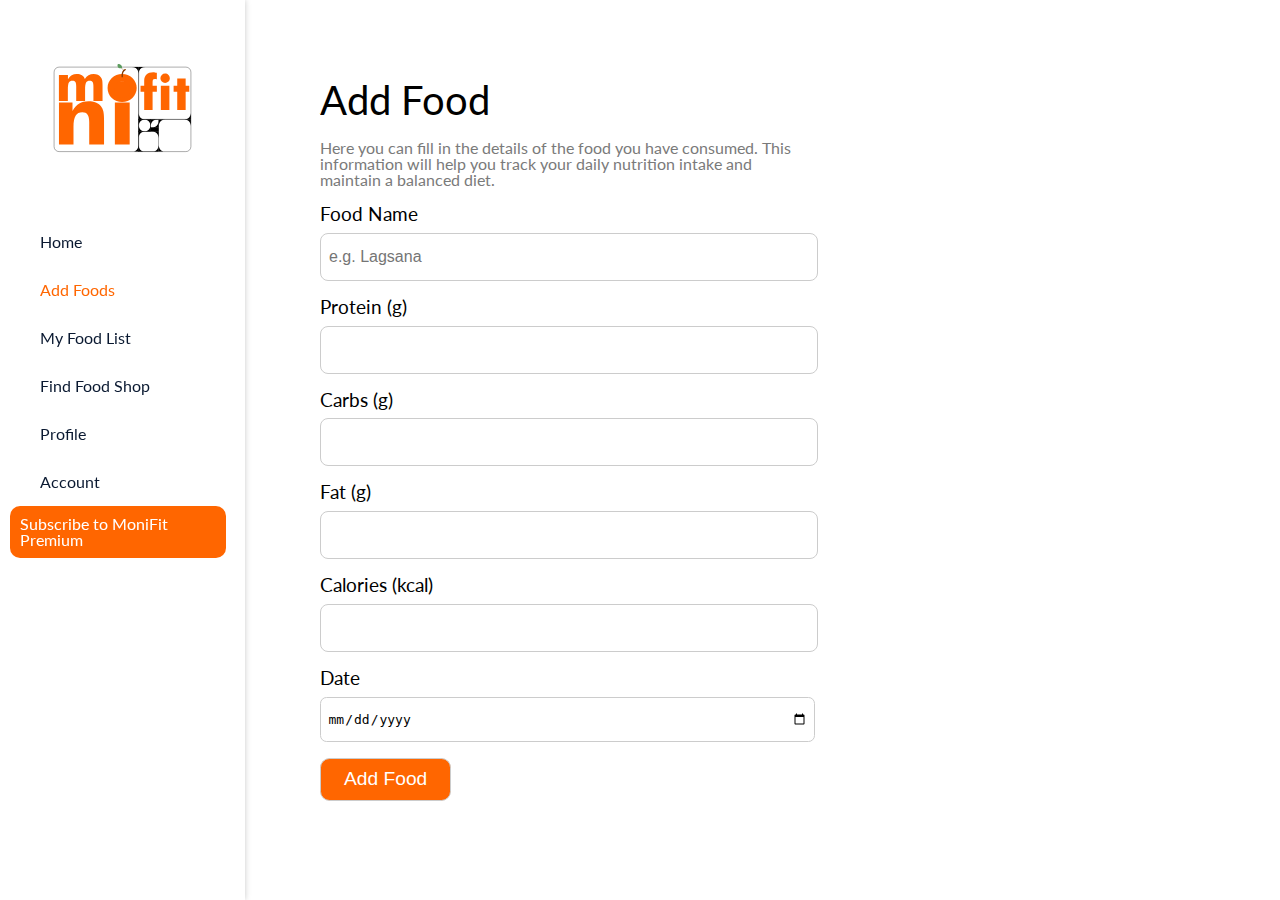
<file: addFood.html>
<!DOCTYPE html>
<html lang="en">
<head>
    <meta charset="UTF-8">
    <meta name="viewport" content="width=device-width, initial-scale=1.0">
    <meta name="description" content="Track your daily nutrition intake">
    <meta name="keywords" content="Calorie Tracker, Food Nutrition">
    <!-- ICON -->
    <link rel="stylesheet" href="https://unicons.iconscout.com/release/v4.0.0/css/line.css" />
    <!-- FONT-->
    <link rel="preconnect" href="https://fonts.googleapis.com" />
    <link rel="preconnect" href="https://fonts.gstatic.com" crossorigin />
    <link href="https://fonts.googleapis.com/css2?family=Lato:wght@300;400&display=swap" rel="stylesheet" />
    
    <title>MoniFit - Add Food</title>
    <link rel="stylesheet" href="src/css/addFood.css">
    <link rel="stylesheet" href="src/css/sidebar.css">
    <link rel="icon" href="favicon.ico" type="image/x-icon">
</head>
<body>
  <main>
    <div id="the-monifit-sidebar"></div>
    <div class="container">
      <div class="add-food-form">
        <h1>Add Food</h1>
        <p>Here you can fill in the details of the food you have consumed. This information will help you track your daily nutrition intake and maintain a balanced diet.</p>
        <form action="" method="POST">
          <div class="input-group">
            <label for="foodName">Food Name</label>
            <input type="text" name="foodName" id="foodName" placeholder="e.g. Lagsana" required>
          </div>
          <div class="input-group">
            <label for="protein">Protein (g)</label>
            <input type="number" name="protein" id="protein" required>
          </div>
          <div class="input-group">
            <label for="carbs">Carbs (g)</label>
            <input type="number" name="carbs" id="carbs" required>
          </div>
          <div class="input-group">
            <label for="fat">Fat (g)</label>
            <input type="number" name="fat" id="fat" required>
          </div>
          <div class="input-group">
            <label for="calories">Calories (kcal)</label>
            <input type="number" name="calories" id="calories" required>
          </div>
          <div class="input-group">
            <label for="date">Date</label>
            <input type="date" name="date" id="date" required>
          </div>
          <button type="submit" class="btn">Add Food</button>
        </form>
      </div>
    </div>
  </main>
  <script src="src/js/script.js"></script>
  <script src="src/js/addFood.js"></script>
</body>
</html>
</file>
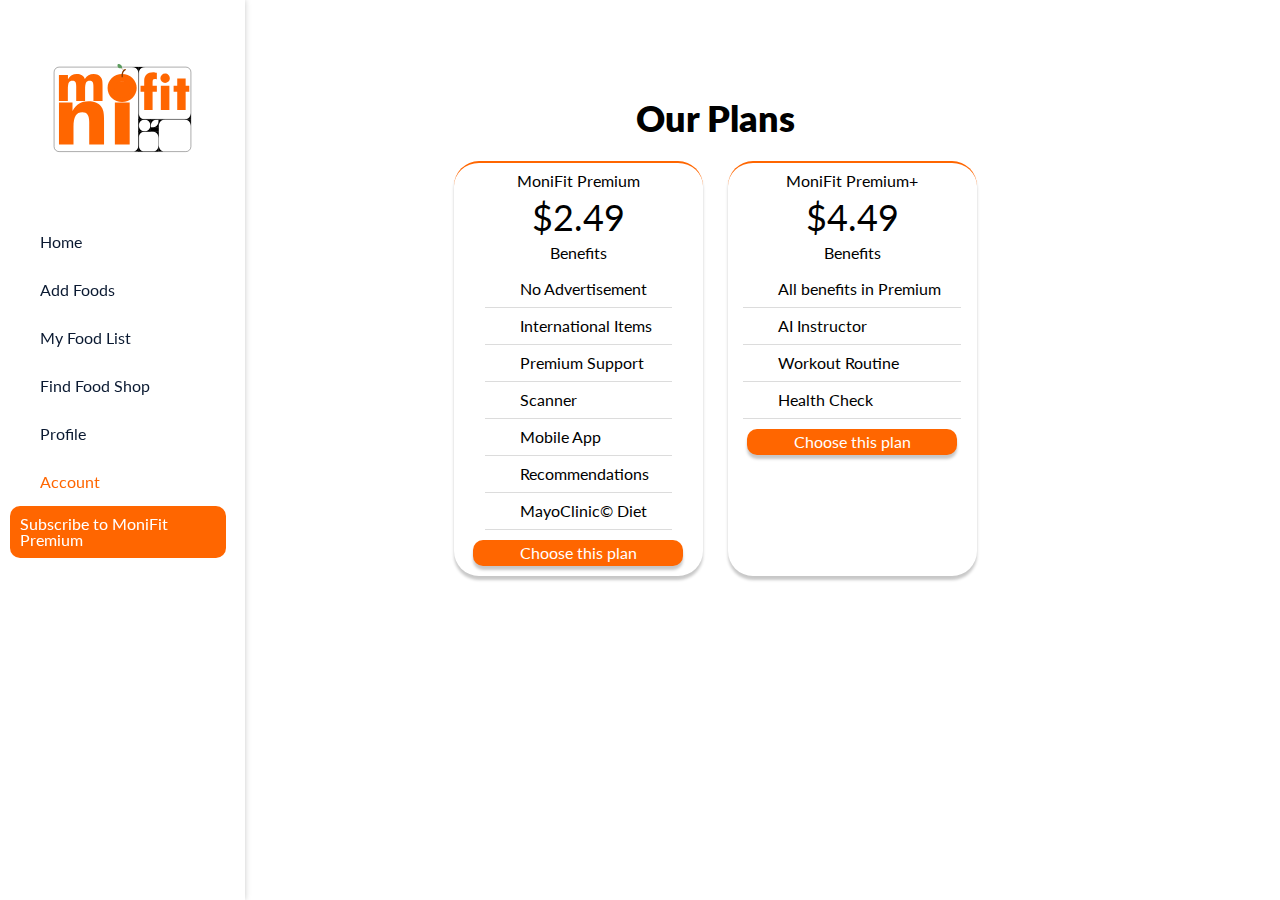
<file: subscribe.html>
<!DOCTYPE html>
<html lang="en">
<head>
    <meta charset="UTF-8">
    <meta name="viewport" content="width=device-width, initial-scale=1.0">
    <meta name="description" content="Track your daily nutrition intake">
    <meta name="keywords" content="Calorie Tracker, Food Nutrition">
    <!-- ICON -->
    <link rel="stylesheet" href="https://unicons.iconscout.com/release/v4.0.0/css/line.css" />
    <!-- FONT-->
    <link rel="preconnect" href="https://fonts.googleapis.com" />
    <link rel="preconnect" href="https://fonts.gstatic.com" crossorigin />
    <link href="https://fonts.googleapis.com/css2?family=Lato:wght@300;400&display=swap" rel="stylesheet" />

    <title>MoniFit - Subscribe</title>
    <link rel="stylesheet" href="src/css/style.css">
    <link rel="stylesheet" href="src/css/sidebar.css">
    <link rel="stylesheet" href="src/css/subscribe.css">
    <link rel="icon" href="favicon.ico" type="image/x-icon">
</head>
<body>
  <main>
    <div id="the-monifit-sidebar"></div>
    <script src="src/js/script.js"></script>
    <div class="main-content">
      <h1>Our Plans</h1>
      <div class="plans">

        <div class="plan-card">
          <span class="title">MoniFit Premium</span>
          <span class="pricing">$2.49</span> 
          <span class="title">Benefits</span>
          <div class="benefits">
            <div class="benefit-bar">
              <i class="uil uil-check"></i>
              <span class="benefit">No Advertisement</span>
            </div>

            <div class="benefit-bar">
              <i class="uil uil-check"></i>
              <span class="benefit">International Items</span>
            </div>

            <div class="benefit-bar">
              <i class="uil uil-check"></i>
              <span class="benefit">Premium Support</span>
            </div>

            <div class="benefit-bar">
              <i class="uil uil-check"></i>
              <span class="benefit">Scanner</span>
            </div>

            <div class="benefit-bar">
              <i class="uil uil-check"></i>
              <span class="benefit">Mobile App</span>
            </div>

            <div class="benefit-bar">
              <i class="uil uil-check"></i>
              <span class="benefit">Recommendations</span>
            </div>

            <div class="benefit-bar">
              <i class="uil uil-check"></i>
              <span class="benefit">MayoClinic&copy; Diet</span>
            </div>
          </div>

          <div class="button">
            <span class="label">Choose this plan</span>
            <i class="uil uil-arrow-right"></i>
          </div>
        </div>

        <div class="plan-card">
          <span class="title">MoniFit Premium+</span>
          <span class="pricing">$4.49</span>
          <span class="title">Benefits</span>
          <div class="benefits">
            <div class="benefit-bar">
              <i class="uil uil-check"></i>
              <span class="benefit">All benefits in Premium</span>
            </div>
            <div class="benefit-bar">
              <i class="uil uil-check"></i>
              <span class="benefit">AI Instructor</span>
            </div>
            <div class="benefit-bar">
              <i class="uil uil-check"></i>
              <span class="benefit">Workout Routine</span>
            </div>
            <div class="benefit-bar">
              <i class="uil uil-check"></i>
              <span class="benefit">Health Check</span>
            </div>
          </div>
          <div class="button">
            <span class="label">Choose this plan</span>
            <i class="uil uil-arrow-right"></i>
          </div>
        </div>
        

      </div>
    </div>
  </main>
</body>
</html>
</file>
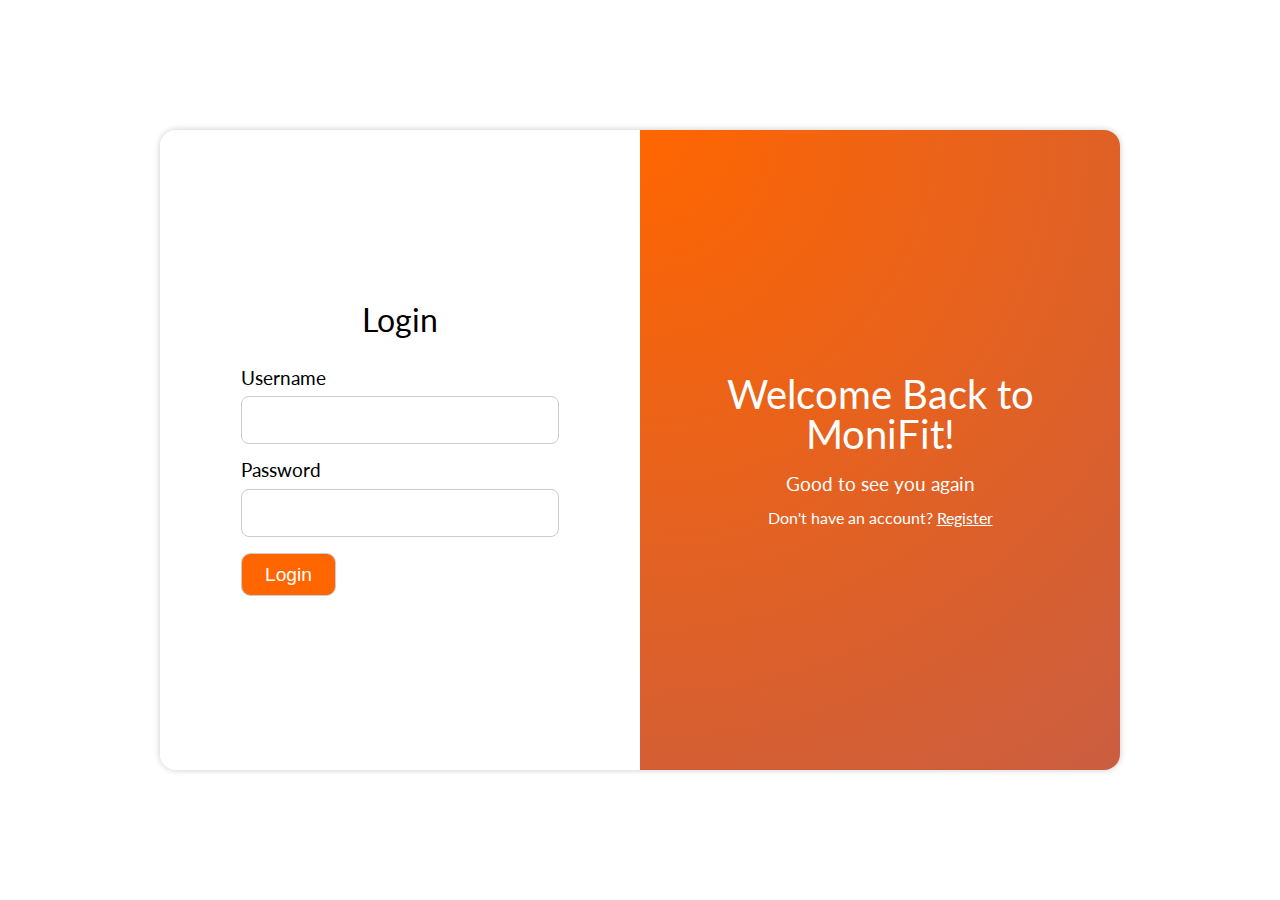
<file: auth/login.html>
<!DOCTYPE html>
<html lang="en">
<head>
    <meta charset="UTF-8">
    <meta name="viewport" content="width=device-width, initial-scale=1.0">
    <meta name="description" content="Track your daily nutrition intake">
    <meta name="keywords" content="Calorie Tracker, Food Nutrition">
    <!-- ICON -->
    <link rel="stylesheet" href="https://unicons.iconscout.com/release/v4.0.0/css/line.css" />
    <!-- FONT-->
    <link rel="preconnect" href="https://fonts.googleapis.com" />
    <link rel="preconnect" href="https://fonts.gstatic.com" crossorigin />
    <link href="https://fonts.googleapis.com/css2?family=Lato:wght@300;400&display=swap" rel="stylesheet" />
    
    <title>MoniFit - Login</title>
    <link rel="stylesheet" href="../src/css/login.css">
    <link rel="icon" href="favicon.ico" type="image/x-icon">
</head>
<body>
    <main>
        <div class="login-container">
            <div class="login-form">
                <h1>Login</h1>
                <form action="../index.html" method="GET">
                    <div class="input-group">
                        <label for="username">Username</label>
                        <input type="username" name="username" id="username" required>
                    </div>
                    <div class="input-group">
                        <label for="password">Password</label>
                        <input type="password" name="password" id="password" required>
                    </div>
                    <p>Don't have an account? <a href="register.html">Register</a></p>
                    <button type="submit" class="btn">Login</button>
                </form>
            </div>
            <div class="welcome-text">
                <h1>Welcome Back to MoniFit!</h1>
                <p>Good to see you again</p>
                <p>Don't have an account? <a href="register.html">Register</a></p>
            </div>
        </div>
    </main>
</body>
</html>
</file>
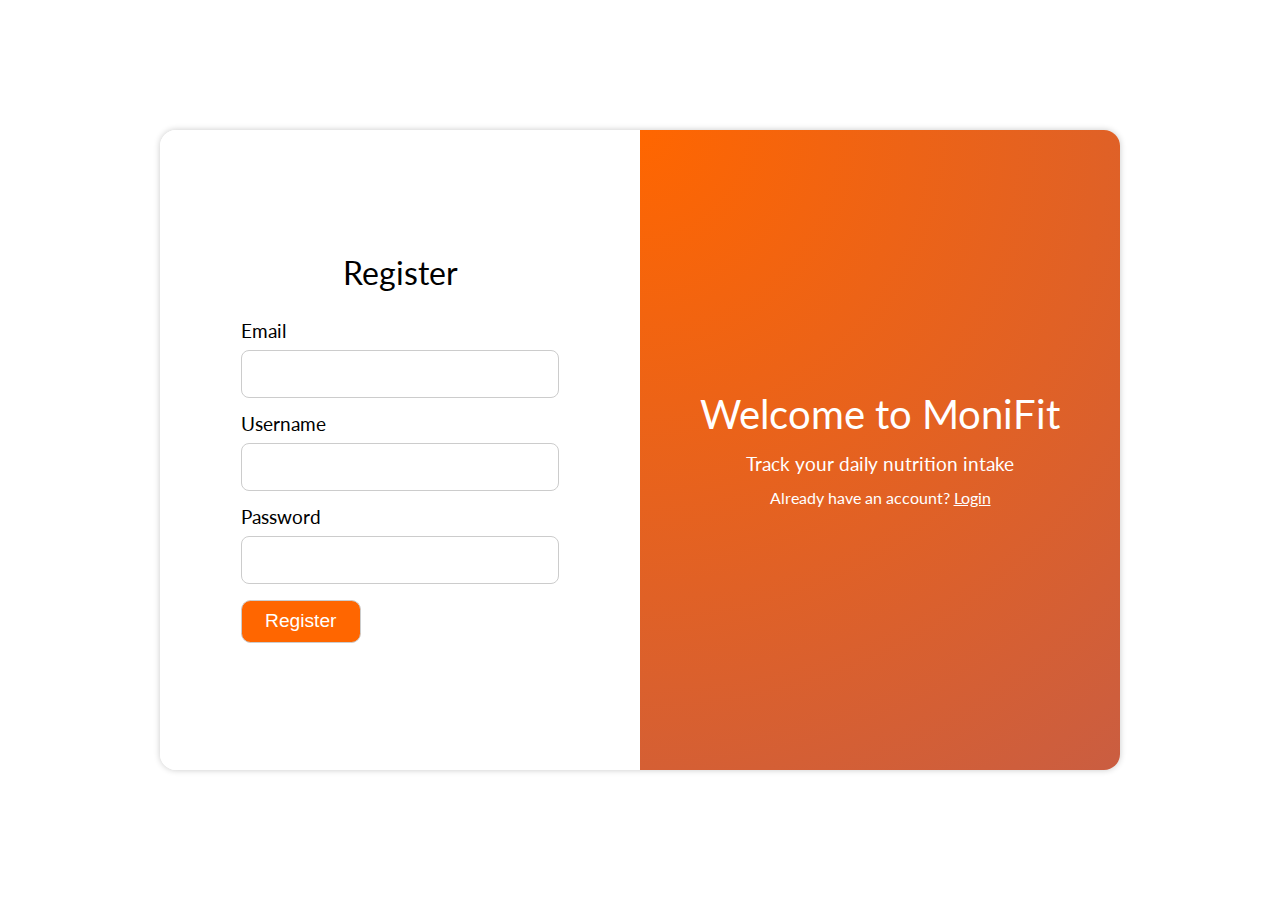
<file: auth/register.html>
<!DOCTYPE html>
<html lang="en">
<head>
    <meta charset="UTF-8">
    <meta name="viewport" content="width=device-width, initial-scale=1.0">
    <meta name="description" content="Track your daily nutrition intake">
    <meta name="keywords" content="Calorie Tracker, Food Nutrition">
    <!-- ICON -->
    <link rel="stylesheet" href="https://unicons.iconscout.com/release/v4.0.0/css/line.css" />
    <!-- FONT-->
    <link rel="preconnect" href="https://fonts.googleapis.com" />
    <link rel="preconnect" href="https://fonts.gstatic.com" crossorigin />
    <link href="https://fonts.googleapis.com/css2?family=Lato:wght@300;400&display=swap" rel="stylesheet" />
    
    <title>MoniFit - Register</title>
    <link rel="stylesheet" href="../src/css/register.css">
    <link rel="icon" href="favicon.ico" type="image/x-icon">
</head>
<body>
  <main>
    <div class="login-container">
        <div class="login-form">
            <h1>Register</h1>
            <form action="../index.html" method="GET">
                <div class="input-group">
                    <label for="email">Email</label>
                    <input type="email" name="email" id="email" required>
                </div>
                <div class="input-group">
                    <label for="username">Username</label>
                    <input type="username" name="username" id="username" required>
                </div>
                <div class="input-group">
                    <label for="password">Password</label>
                    <input type="password" name="password" id="password" required>
                </div>
                <p>Already have an account? <a href="login.html">Login</a></p>
                <button type="submit" class="btn">Register</button>
            </form>
        </div>
        <div class="welcome-text">
            <h1>Welcome to MoniFit</h1>
            <p>Track your daily nutrition intake</p>
            <p>Already have an account? <a href="login.html">Login</a></p>
        </div>
    </div>
</main>
</body>
</html>
</file>
<file: src/css/addFood.css>
/* http://meyerweb.com/eric/tools/css/reset/ 
   v2.0 | 20110126
   License: none (public domain)
*/

html, body, div, span, applet, object, iframe,
h1, h2, h3, h4, h5, h6, p, blockquote, pre,
a, abbr, acronym, address, big, cite, code,
del, dfn, em, img, ins, kbd, q, s, samp,
small, strike, strong, sub, sup, tt, var,
b, u, i, center,
dl, dt, dd, ol, ul, li,
fieldset, form, label, legend,
table, caption, tbody, tfoot, thead, tr, th, td,
article, aside, canvas, details, embed,
figure, figcaption, footer, header, hgroup,
menu, nav, output, ruby, section, summary,
time, mark, audio, video {
  margin: 0;
  padding: 0;
  border: 0;
  font-size: 100%;
  font: inherit;
  vertical-align: baseline;
}

/* HTML5 display-role reset for older browsers */
article, aside, details, figcaption, figure,
footer, header, hgroup, menu, nav, section {
  display: block;
}

body {
  font-family: "Lato", sans-serif;
  line-height: 1;
}

ol, ul {
  list-style: none;
}

blockquote, q {
  quotes: none;
}

blockquote:before, blockquote:after,
q:before, q:after {
  content: '';
  content: none;
}

table {
  border-collapse: collapse;
  border-spacing: 0;
}

/* 
  Style
*/

div.container {
  margin-left: 13em;
  padding-top: 5em;
  padding-left: 7em;
}

div.container h1 {
  font-size: 2.5em;
  margin-bottom: 0.5em;
}

div.add-food-form {
  width: clamp(1px, 80%, 30em);
}

div.add-food-form p {
  color: #7a7a7a;
  margin-bottom: 1em;
}

div.add-food-form form {
  margin: 1em 0;
}

div.input-group {
  display: flex;
  flex-direction: column;
  margin-bottom: 1rem;
}

div.input-group label {
  font-size: 1.2em;
  margin-bottom: 0.5em;
}

div.input-group input {
  outline: none;
  width: 100%;
  height: 30px;
  font-size: 1em;
  padding: 0.5em;
  border: 1px solid #ccc;
  border-radius: 0.5em;
  transition: 400ms;
}

div.input-group input:focus {
  box-shadow: 0 0 5px #FF6600;
  border: 1px solid #FF6600;
}

div.add-food-form button {
  font-size: 1.2em;
  padding: 0.5em 1.2em;
  border: 1px solid #ccc;
  border-radius: 0.5em;
  background-color: #FF6600;
  color: #fff;
  cursor: pointer;
  transition: 200ms;
}

div.add-food-form button:hover {
  background-color: #FF5500;
}

div.add-food-form button:active {
  background-color: #FF4400;
}

li span#add-foods, li a i#add-foods{
  color: #FF6600 !important;
}
</file>
<file: src/css/sidebar.css>
/* http://meyerweb.com/eric/tools/css/reset/ 
   v2.0 | 20110126
   License: none (public domain)
*/

html, body, div, span, applet, object, iframe,
h1, h2, h3, h4, h5, h6, p, blockquote, pre,
a, abbr, acronym, address, big, cite, code,
del, dfn, em, img, ins, kbd, q, s, samp,
small, strike, strong, sub, sup, tt, var,
b, u, i, center,
dl, dt, dd, ol, ul, li,
fieldset, form, label, legend,
table, caption, tbody, tfoot, thead, tr, th, td,
article, aside, canvas, details, embed,
figure, figcaption, footer, header, hgroup,
menu, nav, output, ruby, section, summary,
time, mark, audio, video {
  margin: 0;
  padding: 0;
  border: 0;
  font-size: 100%;
  font: inherit;
  vertical-align: baseline;
}

/* HTML5 display-role reset for older browsers */
article, aside, details, figcaption, figure,
footer, header, hgroup, menu, nav, section {
  display: block;
}

body {
  font-family: "Lato", sans-serif;
  line-height: 1;
}

ol, ul {
  list-style: none;
}

blockquote, q {
  quotes: none;
}

blockquote:before, blockquote:after,
q:before, q:after {
  content: '';
  content: none;
}

table {
  border-collapse: collapse;
  border-spacing: 0;
}

/* Style */


body {
  font-family: "Lato", sans-serif;
}

main .side-nav {
  position: fixed;
  width: fit-content;
  height: 100vh;
  transition: 0.2s;
  box-shadow: 0px 0px 6px 0px rgb(201, 201, 201);
  background-color: #fff;
}

main .side-nav nav ul {
  width: 100%;
  padding: 0 0 0 0 !important;
}

main .side-nav nav ul li {
  display: flex;
  width: 100%;
  transition: 0.2s;
}

main .side-nav nav ul li:first-child a {
  font-size: 20pt;
}

main .side-nav nav ul li a {
  display: flex;
  align-items: center;
  gap: 0.9em;
  width: 100%;
  padding: 1em 1.5em;
  color: #0a1931;
  transition: 0.2s;
  text-decoration: none;
}

main .side-nav nav ul li a i {
  font-size: 24pt;
  color: #0a1931;
  margin-right: 2px;
}

main .side-nav nav ul li a span {
  font-size: 12pt;
}

main .side-nav nav ul li a:hover {
  background-color: #efefef;
}

main .side-nav nav ul li:first-child a:hover {
  background-color: #fff;
}

main .side-nav nav a#subscribe {
  text-decoration: none;
}

main .side-nav nav a#subscribe div.subscribe{
  background-color: #FF6600;
  color: white;
  border-radius: 10px;
  padding: 10px;
  width: 80%;
  margin-left: 10px;
}

main .side-nav nav a#subscribe div.subscribe i{
  font-size: 70px;
  position: absolute;
  right: 0px;
  margin-top: -20px;
}
</file>
<file: src/css/style.css>
/* http://meyerweb.com/eric/tools/css/reset/ 
   v2.0 | 20110126
   License: none (public domain)
*/

html, body, div, span, applet, object, iframe,
h1, h2, h3, h4, h5, h6, p, blockquote, pre,
a, abbr, acronym, address, big, cite, code,
del, dfn, em, img, ins, kbd, q, s, samp,
small, strike, strong, sub, sup, tt, var,
b, u, i, center,
dl, dt, dd, ol, ul, li,
fieldset, form, label, legend,
table, caption, tbody, tfoot, thead, tr, th, td,
article, aside, canvas, details, embed,
figure, figcaption, footer, header, hgroup,
menu, nav, output, ruby, section, summary,
time, mark, audio, video {
  margin: 0;
  padding: 0;
  border: 0;
  font-size: 100%;
  font: inherit;
  vertical-align: baseline;
}

/* HTML5 display-role reset for older browsers */
article, aside, details, figcaption, figure,
footer, header, hgroup, menu, nav, section {
  display: block;
}

body {
  font-family: "Lato", sans-serif;
  line-height: 1;
}

ol, ul {
  list-style: none;
}

blockquote, q {
  quotes: none;
}

blockquote:before, blockquote:after,
q:before, q:after {
  content: '';
  content: none;
}

table {
  border-collapse: collapse;
  border-spacing: 0;
}

/* 
  Style
*/
</file>
<file: src/css/subscribe.css>
/* http://meyerweb.com/eric/tools/css/reset/ 
   v2.0 | 20110126
   License: none (public domain)
*/
html, body, div, span, applet, object, iframe,
h1, h2, h3, h4, h5, h6, p, blockquote, pre,
a, abbr, acronym, address, big, cite, code,
del, dfn, em, img, ins, kbd, q, s, samp,
small, strike, strong, sub, sup, tt, var,
b, u, i, center,
dl, dt, dd, ol, ul, li,
fieldset, form, label, legend,
table, caption, tbody, tfoot, thead, tr, th, td,
article, aside, canvas, details, embed,
figure, figcaption, footer, header, hgroup,
menu, nav, output, ruby, section, summary,
time, mark, audio, video {
  margin: 0;
  padding: 0;
  border: 0;
  font-size: 100%;
  font: inherit;
  vertical-align: baseline;
}

/* HTML5 display-role reset for older browsers */
article, aside, details, figcaption, figure,
footer, header, hgroup, menu, nav, section {
  display: block;
}

body {
  font-family: "Lato", sans-serif;
  line-height: 1;
}

ol, ul {
  list-style: none;
}

blockquote, q {
  quotes: none;
}

blockquote:before, blockquote:after,
q:before, q:after {
  content: "";
  content: none;
}

table {
  border-collapse: collapse;
  border-spacing: 0;
}

li span#account, li a i#account {
  color: #FF6600 !important;
}

.main-content {
  display: flex;
  padding: 100px 150px;
  flex-direction: column;
  justify-content: center;
  align-items: center;
  gap: 25px;
  margin-left: 150px;
}
.main-content .container {
  padding: 10px;
  gap: 10px;
  border-radius: 10px;
  box-shadow: 0 4px 3px rgba(0, 0, 0, 0.221);
  border-bottom: 3px solid #FF6600;
  transition: 0.2s;
}
.main-content .container .title {
  font-weight: 800;
  font-size: 24px;
}
.main-content .button {
  background-color: #FF6600;
  width: 100%;
  color: white;
  padding: 5px;
  box-shadow: 0 4px 3px rgba(0, 0, 0, 0.221);
  border-radius: 10px;
  cursor: pointer;
  transition: 0.2s;
}
.main-content .button:hover {
  background-color: #e65c00;
}
.main-content .button i {
  font-size: 25px;
}
.main-content .image-card {
  display: flex;
  border-radius: 10px;
  gap: 10px;
  align-items: center;
  overflow: hidden;
  border-bottom: 1px solid grey;
  transition: 0.2s;
  cursor: pointer;
}
.main-content .image-card:hover {
  background-color: rgba(0, 0, 0, 0.032);
  box-shadow: 0 4px 3px rgba(0, 0, 0, 0.221);
}
.main-content .image-card .title {
  margin-bottom: 10px;
}
.main-content .image-card img {
  aspect-ratio: 1/1;
  object-fit: cover;
  max-height: 100px;
  max-width: 100px;
  border-radius: 10px;
}
.main-content h1 {
  font-size: 36px;
  font-weight: 800;
}
.main-content .plans {
  display: flex;
  width: 100%;
  justify-content: center;
  gap: 25px;
  flex-wrap: wrap;
}
.main-content .plans .plan-card {
  align-items: center;
  gap: 10px;
  display: flex;
  flex-direction: column;
  width: 30%;
  border-top: 2px solid #FF6600;
  padding: 10px 0;
  box-shadow: 0 4px 3px rgba(0, 0, 0, 0.221);
  border-radius: 25px;
}
.main-content .plans .plan-card .title {
  font-size: 16px;
}
.main-content .plans .plan-card .pricing {
  font-size: 36px;
}
.main-content .plans .plan-card .benefit-bar {
  margin-left: -10px;
  display: flex;
  border-bottom: 1px solid rgba(128, 128, 128, 0.279);
  padding: 10px;
  width: 100%;
  gap: 25px;
}
.main-content .plans .plan-card .benefit-bar i {
  color: #FF6600;
}
.main-content .plans .plan-card .benefit-bar .benefit {
  display: flex;
}
.main-content .plans .plan-card .button {
  background-color: #FF6600;
  width: 80%;
  color: white;
  padding: 5px;
  box-shadow: 0 4px 3px rgba(0, 0, 0, 0.221);
  align-items: center;
  justify-content: center;
  display: flex;
  border-radius: 10px;
  cursor: pointer;
  transition: 0.2s;
}
.main-content .plans .plan-card .button:hover {
  background-color: #e65c00;
}
.main-content .plans .plan-card .button i {
  font-size: 25px;
}

/*# sourceMappingURL=subscribe.css.map */
</file>
<file: src/css/login.css>
/* http://meyerweb.com/eric/tools/css/reset/ 
   v2.0 | 20110126
   License: none (public domain)
*/

html, body, div, span, applet, object, iframe,
h1, h2, h3, h4, h5, h6, p, blockquote, pre,
a, abbr, acronym, address, big, cite, code,
del, dfn, em, img, ins, kbd, q, s, samp,
small, strike, strong, sub, sup, tt, var,
b, u, i, center,
dl, dt, dd, ol, ul, li,
fieldset, form, label, legend,
table, caption, tbody, tfoot, thead, tr, th, td,
article, aside, canvas, details, embed,
figure, figcaption, footer, header, hgroup,
menu, nav, output, ruby, section, summary,
time, mark, audio, video {
  margin: 0;
  padding: 0;
  border: 0;
  font-size: 100%;
  font: inherit;
  vertical-align: baseline;
}

/* HTML5 display-role reset for older browsers */
article, aside, details, figcaption, figure,
footer, header, hgroup, menu, nav, section {
  display: block;
}

body {
  font-family: "Lato", sans-serif;
  line-height: 1;
}

ol, ul {
  list-style: none;
}

blockquote, q {
  quotes: none;
}

blockquote:before, blockquote:after,
q:before, q:after {
  content: '';
  content: none;
}

table {
  border-collapse: collapse;
  border-spacing: 0;
}

/* 
  Style
*/

main {
  display: flex;
  align-items: center;
  justify-content: center;
  width: 100%;
  height: 100vh;
}

div.login-container {
  display: grid;
  grid-template-columns: 1fr 1fr;
  width: clamp(300px, 80%, 60em);
  height: clamp(300px, 80%, 40em);
  border-radius: 1em;
  overflow: hidden;
  box-shadow: 0px 0px 6px 0px rgb(201, 201, 201);
}

div.login-form {
  display: flex;
  flex-direction: column;
  justify-content: center;
  align-items: center;
  padding: 0 1em;
  background-color: #fff;
}

div.input-group {
  display: flex;
  width: clamp(200px, 100%, 300em);
  flex-direction: column;
  margin-bottom: 1rem;
}

div.welcome-text {
  display: flex;
  justify-content: center;
  align-items: center;
  flex-wrap: wrap;
  flex-direction: column;
  padding: 0 2em;
  text-align: center;
  color: #fff;
  background: radial-gradient(circle at top left, #FF6600, #604CC3);
  background-size: 300% 300%;
  animation: radialGradientAnimation 10s cubic-bezier(0.23, 1, 0.320, 1) infinite;
}

@keyframes radialGradientAnimation {
  0% {
    background-position: 0% 0%;
    /* Start from bottom-right */
  }

  50% {
    background-position: 100% 100%;
    /* End at top-left */
  }

  100% {
    background-position: 0% 0%;
    /* End at top-left */
  }
}

div.welcome-text h1 {
  font-size: 2.5em;
  margin-bottom: 0.5em;
}

div.welcome-text p {
  font-size: 1.2em;
}

div.welcome-text p~p {
  margin-top: 1em;
  font-size: 1em;
}

div.welcome-text a {
  color: #fff;
  text-decoration: underline;
  transition: 200ms;
}

div.input-group label {
  font-size: 1.2em;
  margin-bottom: 0.5em;
}

div.input-group input {
  width: 300px;
  height: 30px;
  font-size: 1em;
  padding: 0.5em;
  border: 1px solid #ccc;
  border-radius: 0.5em;
  transition: 400ms;
}

div.input-group input:focus {
  outline: none;
  border-color: #FF6600;
  border-width: 1px;
}

div.login-form button {
  font-size: 1.2em;
  padding: 0.5em 1.2em;
  border: 1px solid #ccc;
  border-radius: 0.5em;
  background-color: #FF6600;
  color: #fff;
  cursor: pointer;
  transition: 200ms;
}

div.login-form button:hover {
  background-color: #FF5500;
}

div.login-form button:active {
  background-color: #FF4400;
}

div.login-form h1 {
  font-size: 2em;
  margin-bottom: 1em;
}

div.login-form p {
  font-size: 1.5em;
  margin-bottom: 1em;
  display: none;
}


@media screen and (max-width: 768px) {
  div.login-container {
    display: flex;
    justify-content: center;
    align-items: center;
    width: 80%;
  }

  div.login-form p {
    display: block;
  }

  div.welcome-text {
    display: none;
  }
}
</file>
<file: src/css/register.css>
/* http://meyerweb.com/eric/tools/css/reset/ 
   v2.0 | 20110126
   License: none (public domain)
*/

html, body, div, span, applet, object, iframe,
h1, h2, h3, h4, h5, h6, p, blockquote, pre,
a, abbr, acronym, address, big, cite, code,
del, dfn, em, img, ins, kbd, q, s, samp,
small, strike, strong, sub, sup, tt, var,
b, u, i, center,
dl, dt, dd, ol, ul, li,
fieldset, form, label, legend,
table, caption, tbody, tfoot, thead, tr, th, td,
article, aside, canvas, details, embed,
figure, figcaption, footer, header, hgroup,
menu, nav, output, ruby, section, summary,
time, mark, audio, video {
  margin: 0;
  padding: 0;
  border: 0;
  font-size: 100%;
  font: inherit;
  vertical-align: baseline;
}

/* HTML5 display-role reset for older browsers */
article, aside, details, figcaption, figure,
footer, header, hgroup, menu, nav, section {
  display: block;
}

body {
  font-family: "Lato", sans-serif;
  line-height: 1;
}

ol, ul {
  list-style: none;
}

blockquote, q {
  quotes: none;
}

blockquote:before, blockquote:after,
q:before, q:after {
  content: '';
  content: none;
}

table {
  border-collapse: collapse;
  border-spacing: 0;
}

/* 
  Style
*/

main {
  display: flex;
  align-items: center;
  justify-content: center;
  width: 100%;
  height: 100vh;
}

div.login-container {
  display: grid;
  grid-template-columns: 1fr 1fr;
  width: clamp(300px, 80%, 60em);
  height: clamp(300px, 80%, 40em);
  border-radius: 1em;
  overflow: hidden;
  box-shadow: 0px 0px 6px 0px rgb(201, 201, 201);
}

div.login-form {
  display: flex;
  flex-direction: column;
  justify-content: center;
  align-items: center;
  padding: 0 1em;
  background-color: #fff;
}

div.input-group {
  display: flex;
  width: clamp(200px, 100%, 300em);
  flex-direction: column;
  margin-bottom: 1rem;
}

div.welcome-text {
  display: flex;
  justify-content: center;
  align-items: center;
  flex-wrap: wrap;
  flex-direction: column;
  padding: 0 2em;
  text-align: center;
  color: #fff;
  background: radial-gradient(circle at top left, #FF6600, #604CC3);
  background-size: 300% 300%;
  animation: radialGradientAnimation 10s cubic-bezier(0.23, 1, 0.320, 1) infinite;
}

@keyframes radialGradientAnimation {
  0% {
    background-position: 0% 0%;
    /* Start from bottom-right */
  }

  50% {
    background-position: 100% 100%;
    /* End at top-left */
  }

  100% {
    background-position: 0% 0%;
    /* End at top-left */
  }
}

div.welcome-text h1 {
  font-size: 2.5em;
  margin-bottom: 0.5em;
}

div.welcome-text p {
  font-size: 1.2em;
}

div.welcome-text p~p {
  margin-top: 1em;
  font-size: 1em;
}

div.welcome-text a {
  color: #fff;
  text-decoration: underline;
  transition: 200ms;
}

div.input-group label {
  font-size: 1.2em;
  margin-bottom: 0.5em;
}

div.input-group input {
  width: 300px;
  height: 30px;
  font-size: 1em;
  padding: 0.5em;
  border: 1px solid #ccc;
  border-radius: 0.5em;
  transition: 400ms;
}

div.input-group input:focus {
  outline: none;
  border-color: #FF6600;
  border-width: 1px;
}

div.login-form button {
  font-size: 1.2em;
  padding: 0.5em 1.2em;
  border: 1px solid #ccc;
  border-radius: 0.5em;
  background-color: #FF6600;
  color: #fff;
  cursor: pointer;
  transition: 200ms;
}

div.login-form button:hover {
  background-color: #FF5500;
}

div.login-form button:active {
  background-color: #FF4400;
}

div.login-form h1 {
  font-size: 2em;
  margin-bottom: 1em;
}

div.login-form p {
  font-size: 1.5em;
  margin-bottom: 1em;
  display: none;
}


@media screen and (max-width: 768px) {
  div.login-container {
    display: flex;
    justify-content: center;
    align-items: center;
    width: 80%;
  }

  div.login-form p {
    display: block;
  }

  div.welcome-text {
    display: none;
  }
}
</file>
